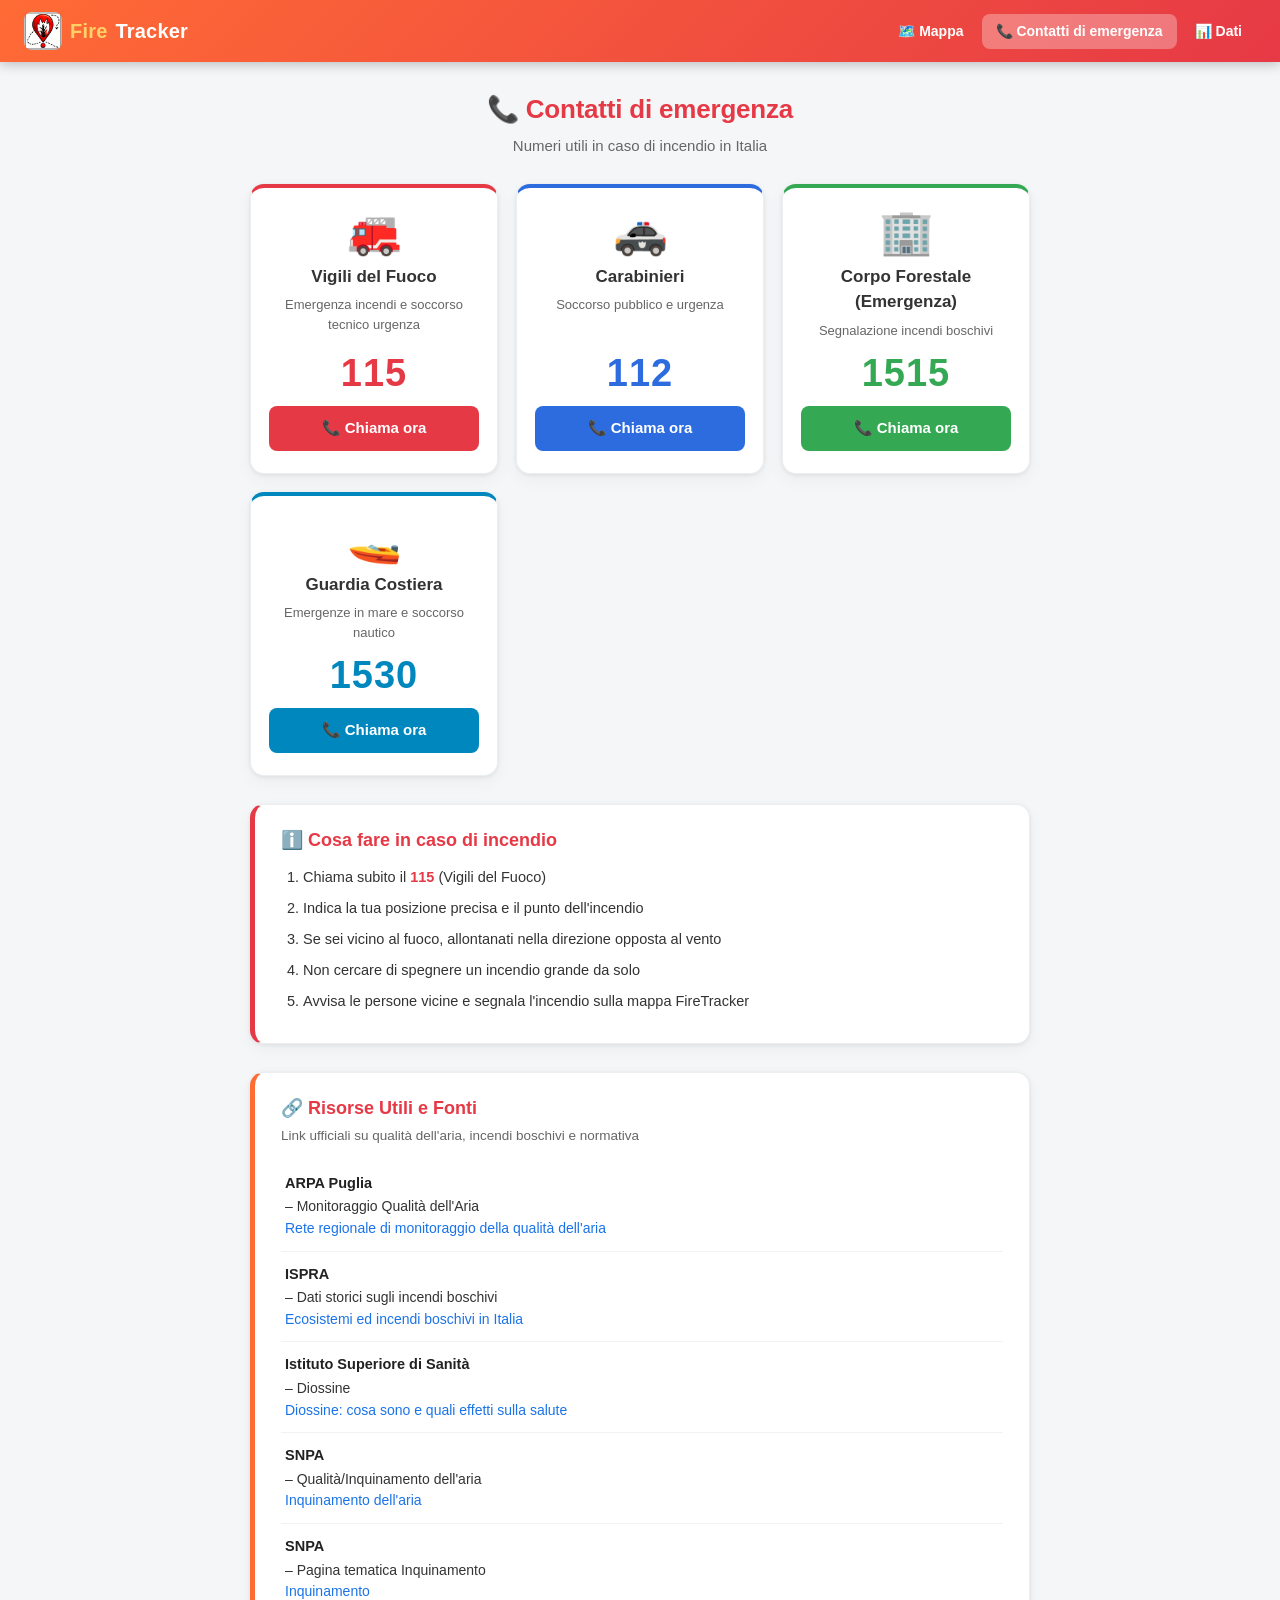
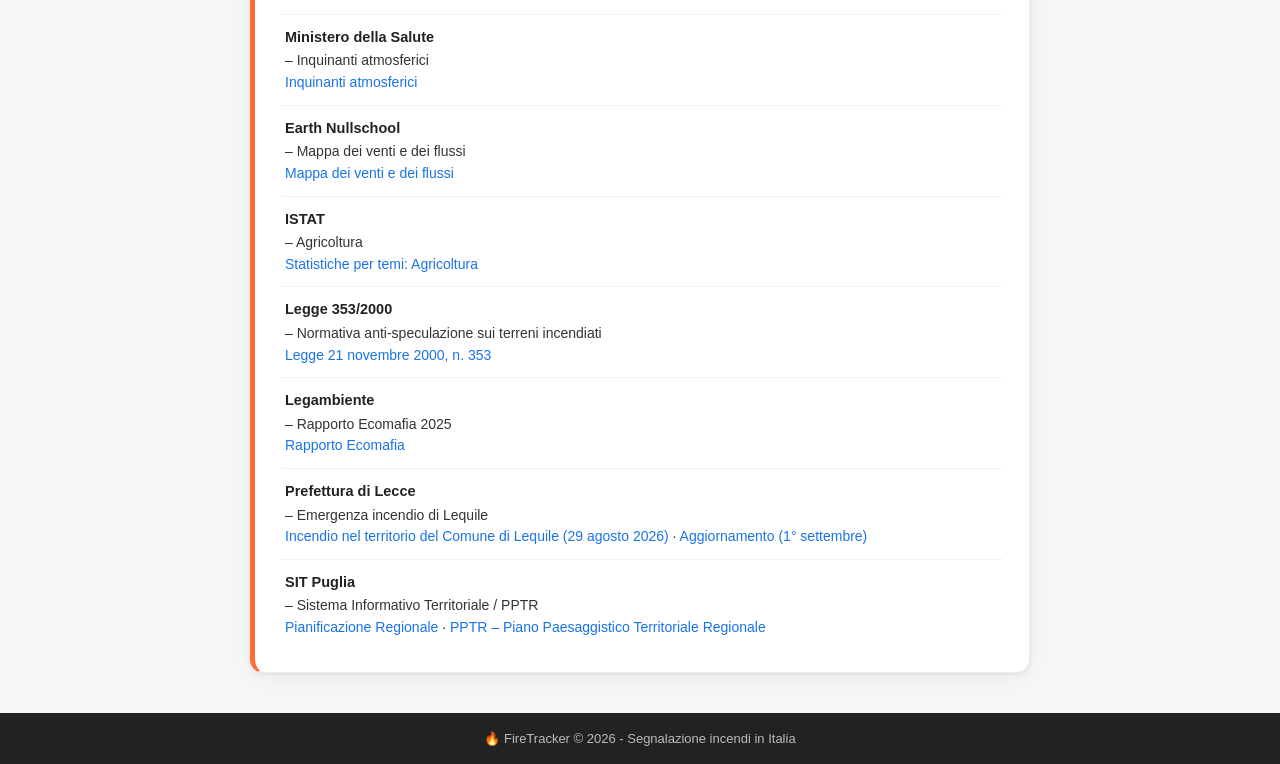
<file: contatti.html>
<!DOCTYPE html>
<html lang="it">
<head>
  <meta charset="UTF-8">
  <meta name="viewport" content="width=device-width, initial-scale=1.0">
  <title>Contatti - FireTracker</title>
  <link rel="icon" href="/img/favicon.png" />
  <link rel="manifest" href="/manifest.webmanifest" />
  <meta name="theme-color" content="#e63946" />
  <meta name="apple-mobile-web-app-capable" content="yes" />
  <meta name="apple-mobile-web-app-status-bar-style" content="black-translucent" />
  <meta name="apple-mobile-web-app-title" content="FireTracker" />
  <link rel="apple-touch-icon" href="/img/icon-192.png" />
  <link rel="stylesheet" href="/css/contacts.css" />
</head>
<body>
  <header>
    <a href="/" class="logo"><img src="/img/favicon.png" alt="FireTracker" class="logo-img" /> <span>Fire</span>Tracker</a>
    <nav>
      <a href="/">🗺️ Mappa</a>
      <a href="/contatti" class="active">📞 Contatti di emergenza</a>
      <a href="/dati">📊 Dati</a>
    </nav>
  </header>

  <main>
    <h1>📞 Contatti di emergenza</h1>
    <p class="subtitle">Numeri utili in caso di incendio in Italia</p>

    <section class="cards">
      <div class="card fire">
        <div class="icon">🚒</div>
        <h2>Vigili del Fuoco</h2>
        <p>Emergenza incendi e soccorso tecnico urgenza</p>
        <a class="num" href="tel:115">115</a>
        <a class="call-btn" href="tel:115">📞 Chiama ora</a>
      </div>

      <div class="card carabinieri">
        <div class="icon">🚓</div>
        <h2>Carabinieri</h2>
        <p>Soccorso pubblico e urgenza</p>
        <a class="num" href="tel:112">112</a>
        <a class="call-btn" href="tel:112">📞 Chiama ora</a>
      </div>

      <div class="card regionale">
        <div class="icon">🏢</div>
        <h2>Corpo Forestale (Emergenza)</h2>
        <p>Segnalazione incendi boschivi</p>
        <a class="num" href="tel:1515">1515</a>
        <a class="call-btn" href="tel:1515">📞 Chiama ora</a>
      </div>

      <div class="card costiera">
        <div class="icon">🚤</div>
        <h2>Guardia Costiera</h2>
        <p>Emergenze in mare e soccorso nautico</p>
        <a class="num" href="tel:1530">1530</a>
        <a class="call-btn" href="tel:1530">📞 Chiama ora</a>
      </div>
    </section>

    <section class="info">
      <h2>ℹ️ Cosa fare in caso di incendio</h2>
      <ol>
        <li>Chiama subito il <strong>115</strong> (Vigili del Fuoco)</li>
        <li>Indica la tua posizione precisa e il punto dell'incendio</li>
        <li>Se sei vicino al fuoco, allontanati nella direzione opposta al vento</li>
        <li>Non cercare di spegnere un incendio grande da solo</li>
        <li>Avvisa le persone vicine e segnala l'incendio sulla mappa FireTracker</li>
      </ol>
    </section>

    <section class="resources">
      <h2>🔗 Risorse Utili e Fonti</h2>
      <p class="subtitle">Link ufficiali su qualità dell'aria, incendi boschivi e normativa</p>
      <ul>
        <li><strong>ARPA Puglia</strong> – Monitoraggio Qualità dell'Aria<br><a href="https://www.arpa.puglia.it/pagina2806_rete-regionale-di-monitoraggio-della-qualit-dellaria.html" target="_blank" rel="noopener">Rete regionale di monitoraggio della qualità dell'aria</a></li>

        <li><strong>ISPRA</strong> – Dati storici sugli incendi boschivi<br><a href="https://www.isprambiente.gov.it/it/attivita/Crisi-Emergenze-ambientali-e-Danno/centro-operativo-per-la-sorveglianza-ambientale/ecosistemi-ed-incendi-boschivi-in-italia/inquadramento-del-problema" target="_blank" rel="noopener">Ecosistemi ed incendi boschivi in Italia</a></li>

        <li><strong>Istituto Superiore di Sanità</strong> – Diossine<br><a href="https://www.issalute.it/index.php/la-salute-dalla-a-alla-z-menu/d/diossine" target="_blank" rel="noopener">Diossine: cosa sono e quali effetti sulla salute</a></li>

        <li><strong>SNPA</strong> – Qualità/Inquinamento dell'aria<br><a href="https://www.snpambiente.it/temi/inquinamento/aria/" target="_blank" rel="noopener">Inquinamento dell'aria</a></li>

        <li><strong>SNPA</strong> – Pagina tematica Inquinamento<br><a href="https://www.snpambiente.it/temi/inquinamento/" target="_blank" rel="noopener">Inquinamento</a></li>

        <li><strong>Ministero della Salute</strong> – Inquinanti atmosferici<br><a href="https://www.salute.gov.it/portale/temi/p2_5.jsp?lingua=italiano&area=Inquinamento+atmosferico&menu=inquinanti" target="_blank" rel="noopener">Inquinanti atmosferici</a></li>

        <li><strong>Earth Nullschool</strong> – Mappa dei venti e dei flussi<br><a href="https://earth.nullschool.net/" target="_blank" rel="noopener">Mappa dei venti e dei flussi</a></li>

        <li><strong>ISTAT</strong> – Agricoltura<br><a href="https://www.istat.it/statistiche-per-temi/economia/agricoltura/" target="_blank" rel="noopener">Statistiche per temi: Agricoltura</a></li>

        <li><strong>Legge 353/2000</strong> – Normativa anti-speculazione sui terreni incendiati<br><a href="https://www.normattiva.it/uri-res/N2Ls?urn%3Anir%3Astato%3Alegge%3A2000-11-21%3B353" target="_blank" rel="noopener">Legge 21 novembre 2000, n. 353</a></li>

        <li><strong>Legambiente</strong> – Rapporto Ecomafia 2025<br><a href="https://noecomafia.legambiente.it/" target="_blank" rel="noopener">Rapporto Ecomafia</a></li>

        <li><strong>Prefettura di Lecce</strong> – Emergenza incendio di Lequile<br><a href="https://prefettura.interno.gov.it/it/prefetture/lecce/notizie/incendio-nel-territorio-comune-lequile-avvenuto-29-agosto-2026" target="_blank" rel="noopener">Incendio nel territorio del Comune di Lequile (29 agosto 2026)</a> · <a href="https://prefettura.interno.gov.it/it/prefetture/lecce/notizie/incendio-sviluppatosi-29-agosto-2026-lequile-aggiornamento" target="_blank" rel="noopener">Aggiornamento (1° settembre)</a></li>

        <li><strong>SIT Puglia</strong> – Sistema Informativo Territoriale / PPTR<br><a href="https://pugliacon.regione.puglia.it/web/sit-puglia-sit/pianificazione-regionale" target="_blank" rel="noopener">Pianificazione Regionale</a> · <a href="https://pugliacon.regione.puglia.it/web/sit-puglia-sit/pptr-piano-paesaggistico-territoriale-regionale" target="_blank" rel="noopener">PPTR – Piano Paesaggistico Territoriale Regionale</a></li>
      </ul>
    </section>
  </main>

  <footer>🔥 FireTracker &copy; <span id="year"></span> - Segnalazione incendi in Italia</footer>
  <script>document.getElementById('year').textContent = new Date().getFullYear();</script>
  <script>
    if ('serviceWorker' in navigator) {
      navigator.serviceWorker.register('/sw.js').catch(function() {});
    }
  </script>
</body>
</html>
</file>
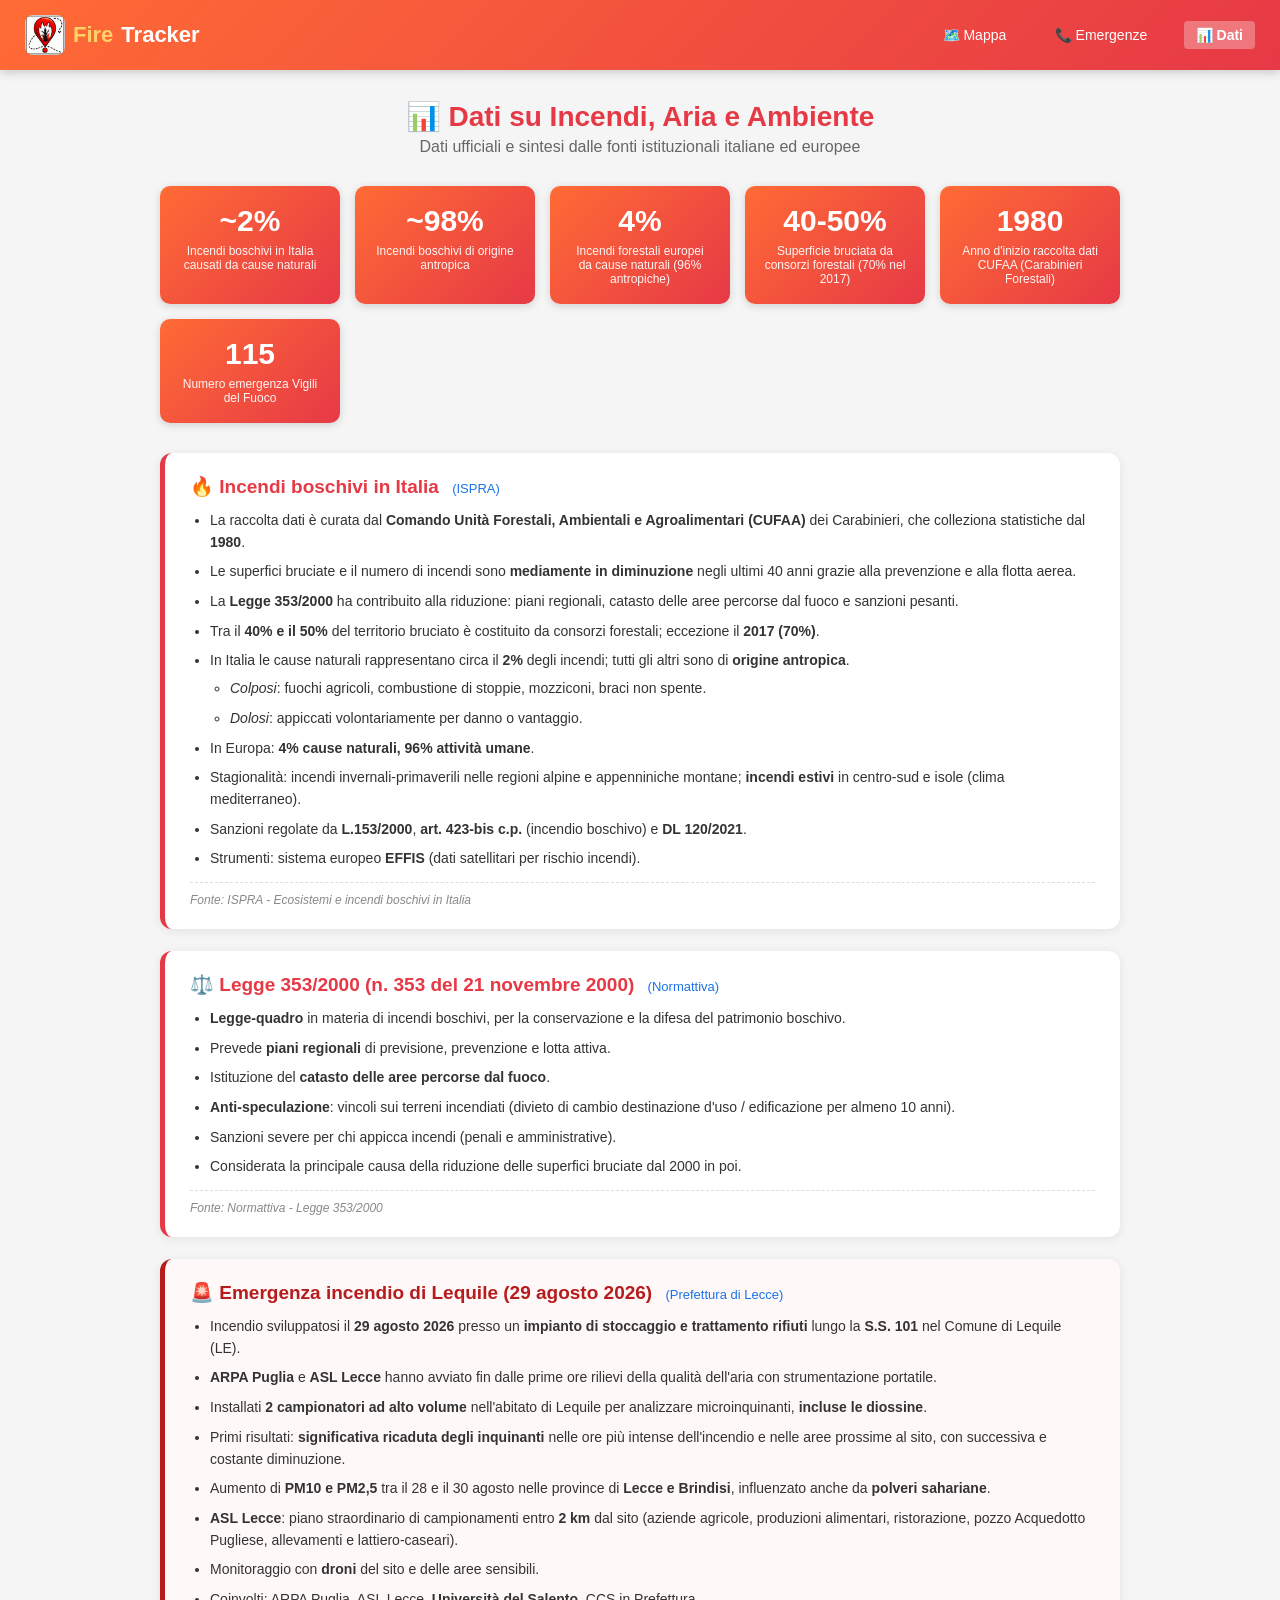
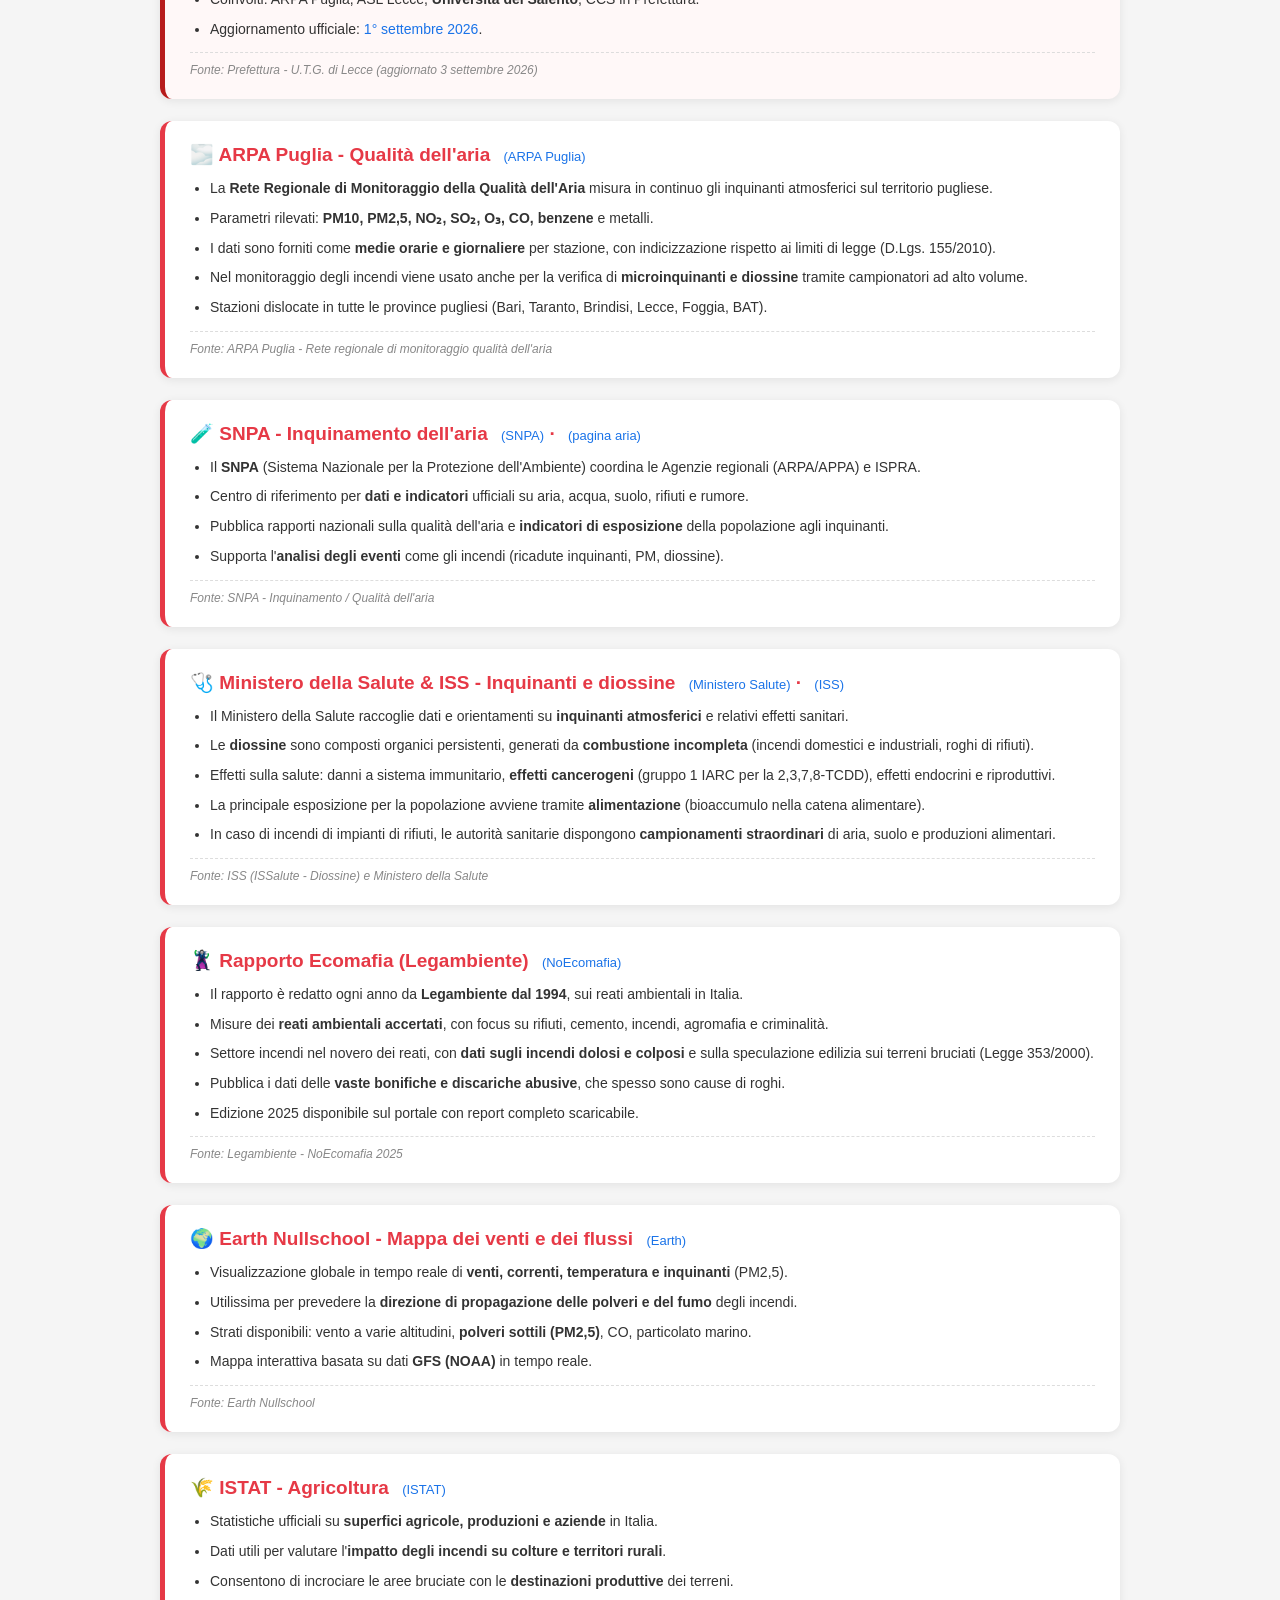
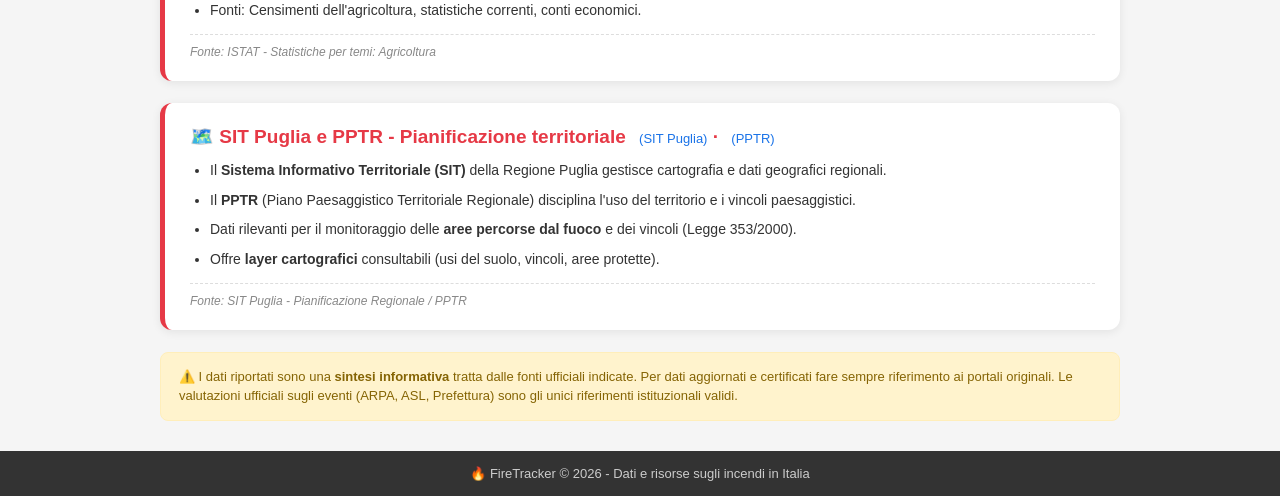
<file: dati.html>
<!DOCTYPE html>
<html lang="it">
<head>
  <meta charset="UTF-8">
  <meta name="viewport" content="width=device-width, initial-scale=1.0">
  <title>Dati e Risorse - FireTracker</title>
  <link rel="icon" href="/img/favicon.png" />
  <link rel="manifest" href="/manifest.webmanifest" />
  <meta name="theme-color" content="#e63946" />
  <meta name="apple-mobile-web-app-capable" content="yes" />
  <meta name="apple-mobile-web-app-status-bar-style" content="black-translucent" />
  <meta name="apple-mobile-web-app-title" content="FireTracker" />
  <link rel="apple-touch-icon" href="/img/icon-192.png" />
  <link rel="stylesheet" href="/css/dati.css" />
</head>
<body>
  <header>
    <a href="/" class="logo"><img src="/img/favicon.png" alt="FireTracker" class="logo-img" /> <span>Fire</span>Tracker</a>
    <nav>
      <a href="/">🗺️ Mappa</a>
      <a href="/contatti">📞 Emergenze</a>
      <a href="/dati" class="active">📊 Dati</a>
    </nav>
  </header>

  <main>
    <h1>📊 Dati su Incendi, Aria e Ambiente</h1>
    <p class="subtitle">Dati ufficiali e sintesi dalle fonti istituzionali italiane ed europee</p>

    <!-- KEY FIGURES -->
    <section class="kpi-grid">
      <div class="kpi">
        <div class="kpi-value">~2%</div>
        <div class="kpi-label">Incendi boschivi in Italia causati da cause naturali</div>
      </div>
      <div class="kpi">
        <div class="kpi-value">~98%</div>
        <div class="kpi-label">Incendi boschivi di origine antropica</div>
      </div>
      <div class="kpi">
        <div class="kpi-value">4%</div>
        <div class="kpi-label">Incendi forestali europei da cause naturali (96% antropiche)</div>
      </div>
      <div class="kpi">
        <div class="kpi-value">40-50%</div>
        <div class="kpi-label">Superficie bruciata da consorzi forestali (70% nel 2017)</div>
      </div>
      <div class="kpi">
        <div class="kpi-value">1980</div>
        <div class="kpi-label">Anno d'inizio raccolta dati CUFAA (Carabinieri Forestali)</div>
      </div>
      <div class="kpi">
        <div class="kpi-value">115</div>
        <div class="kpi-label">Numero emergenza Vigili del Fuoco</div>
      </div>
    </section>

    <!-- 1. ISPRA INCENDI -->
    <section class="data-block">
      <h2>🔥 Incendi boschivi in Italia <a class="src" href="https://www.isprambiente.gov.it/it/attivita/Crisi-Emergenze-ambientali-e-Danno/centro-operativo-per-la-sorveglianza-ambientale/ecosistemi-ed-incendi-boschivi-in-italia/inquadramento-del-problema" target="_blank" rel="noopener">(ISPRA)</a></h2>
      <ul>
        <li>La raccolta dati è curata dal <strong>Comando Unità Forestali, Ambientali e Agroalimentari (CUFAA)</strong> dei Carabinieri, che colleziona statistiche dal <strong>1980</strong>.</li>
        <li>Le superfici bruciate e il numero di incendi sono <strong>mediamente in diminuzione</strong> negli ultimi 40 anni grazie alla prevenzione e alla flotta aerea.</li>
        <li>La <strong>Legge 353/2000</strong> ha contribuito alla riduzione: piani regionali, catasto delle aree percorse dal fuoco e sanzioni pesanti.</li>
        <li>Tra il <strong>40% e il 50%</strong> del territorio bruciato è costituito da consorzi forestali; eccezione il <strong>2017 (70%)</strong>.</li>
        <li>In Italia le cause naturali rappresentano circa il <strong>2%</strong> degli incendi; tutti gli altri sono di <strong>origine antropica</strong>.
          <ul class="nested">
            <li><em>Colposi</em>: fuochi agricoli, combustione di stoppie, mozziconi, braci non spente.</li>
            <li><em>Dolosi</em>: appiccati volontariamente per danno o vantaggio.</li>
          </ul>
        </li>
        <li>In Europa: <strong>4% cause naturali, 96% attività umane</strong>.</li>
        <li>Stagionalità: incendi invernali-primaverili nelle regioni alpine e appenniniche montane; <strong>incendi estivi</strong> in centro-sud e isole (clima mediterraneo).</li>
        <li>Sanzioni regolate da <strong>L.153/2000</strong>, <strong>art. 423-bis c.p.</strong> (incendio boschivo) e <strong>DL 120/2021</strong>.</li>
        <li>Strumenti: sistema europeo <strong>EFFIS</strong> (dati satellitari per rischio incendi).</li>
      </ul>
      <div class="ref">Fonte: ISPRA - Ecosistemi e incendi boschivi in Italia</div>
    </section>

    <!-- 2. LEGHE 353/2000 -->
    <section class="data-block">
      <h2>⚖️ Legge 353/2000 (n. 353 del 21 novembre 2000) <a class="src" href="https://www.normattiva.it/uri-res/N2Ls?urn%3Anir%3Astato%3Alegge%3A2000-11-21%3B353" target="_blank" rel="noopener">(Normattiva)</a></h2>
      <ul>
        <li><strong>Legge-quadro</strong> in materia di incendi boschivi, per la conservazione e la difesa del patrimonio boschivo.</li>
        <li>Prevede <strong>piani regionali</strong> di previsione, prevenzione e lotta attiva.</li>
        <li>Istituzione del <strong>catasto delle aree percorse dal fuoco</strong>.</li>
        <li><strong>Anti-speculazione</strong>: vincoli sui terreni incendiati (divieto di cambio destinazione d'uso / edificazione per almeno 10 anni).</li>
        <li>Sanzioni severe per chi appicca incendi (penali e amministrative).</li>
        <li>Considerata la principale causa della riduzione delle superfici bruciate dal 2000 in poi.</li>
      </ul>
      <div class="ref">Fonte: Normattiva - Legge 353/2000</div>
    </section>

    <!-- 3. INCENDIO LEQUILE -->
    <section class="data-block alert">
      <h2>🚨 Emergenza incendio di Lequile (29 agosto 2026) <a class="src" href="https://prefettura.interno.gov.it/it/prefetture/lecce/notizie/incendio-nel-territorio-comune-lequile-avvenuto-29-agosto-2026" target="_blank" rel="noopener">(Prefettura di Lecce)</a></h2>
      <ul>
        <li>Incendio sviluppatosi il <strong>29 agosto 2026</strong> presso un <strong>impianto di stoccaggio e trattamento rifiuti</strong> lungo la <strong>S.S. 101</strong> nel Comune di Lequile (LE).</li>
        <li><strong>ARPA Puglia</strong> e <strong>ASL Lecce</strong> hanno avviato fin dalle prime ore rilievi della qualità dell'aria con strumentazione portatile.</li>
        <li>Installati <strong>2 campionatori ad alto volume</strong> nell'abitato di Lequile per analizzare microinquinanti, <strong>incluse le diossine</strong>.</li>
        <li>Primi risultati: <strong>significativa ricaduta degli inquinanti</strong> nelle ore più intense dell'incendio e nelle aree prossime al sito, con successiva e costante diminuzione.</li>
        <li>Aumento di <strong>PM10 e PM2,5</strong> tra il 28 e il 30 agosto nelle province di <strong>Lecce e Brindisi</strong>, influenzato anche da <strong>polveri sahariane</strong>.</li>
        <li><strong>ASL Lecce</strong>: piano straordinario di campionamenti entro <strong>2 km</strong> dal sito (aziende agricole, produzioni alimentari, ristorazione, pozzo Acquedotto Pugliese, allevamenti e lattiero-caseari).</li>
        <li>Monitoraggio con <strong>droni</strong> del sito e delle aree sensibili.</li>
        <li>Coinvolti: ARPA Puglia, ASL Lecce, <strong>Università del Salento</strong>, CCS in Prefettura.</li>
        <li>Aggiornamento ufficiale: <a href="https://prefettura.interno.gov.it/it/prefetture/lecce/notizie/incendio-sviluppatosi-29-agosto-2026-lequile-aggiornamento" target="_blank" rel="noopener">1° settembre 2026</a>.</li>
      </ul>
      <div class="ref">Fonte: Prefettura - U.T.G. di Lecce (aggiornato 3 settembre 2026)</div>
    </section>

    <!-- 4. ARPA PUGLIA -->
    <section class="data-block">
      <h2>🌫️ ARPA Puglia - Qualità dell'aria <a class="src" href="https://www.arpa.puglia.it/pagina2806_rete-regionale-di-monitoraggio-della-qualit-dellaria.html" target="_blank" rel="noopener">(ARPA Puglia)</a></h2>
      <ul>
        <li>La <strong>Rete Regionale di Monitoraggio della Qualità dell'Aria</strong> misura in continuo gli inquinanti atmosferici sul territorio pugliese.</li>
        <li>Parametri rilevati: <strong>PM10, PM2,5, NO₂, SO₂, O₃, CO, benzene</strong> e metalli.</li>
        <li>I dati sono forniti come <strong>medie orarie e giornaliere</strong> per stazione, con indicizzazione rispetto ai limiti di legge (D.Lgs. 155/2010).</li>
        <li>Nel monitoraggio degli incendi viene usato anche per la verifica di <strong>microinquinanti e diossine</strong> tramite campionatori ad alto volume.</li>
        <li>Stazioni dislocate in tutte le province pugliesi (Bari, Taranto, Brindisi, Lecce, Foggia, BAT).</li>
      </ul>
      <div class="ref">Fonte: ARPA Puglia - Rete regionale di monitoraggio qualità dell'aria</div>
    </section>

    <!-- 5. SNPA -->
    <section class="data-block">
      <h2>🧪 SNPA - Inquinamento dell'aria <a class="src" href="https://www.snpambiente.it/temi/inquinamento/" target="_blank" rel="noopener">(SNPA)</a> · <a class="src" href="https://www.snpambiente.it/temi/inquinamento/aria/" target="_blank" rel="noopener">(pagina aria)</a></h2>
      <ul>
        <li>Il <strong>SNPA</strong> (Sistema Nazionale per la Protezione dell'Ambiente) coordina le Agenzie regionali (ARPA/APPA) e ISPRA.</li>
        <li>Centro di riferimento per <strong>dati e indicatori</strong> ufficiali su aria, acqua, suolo, rifiuti e rumore.</li>
        <li>Pubblica rapporti nazionali sulla qualità dell'aria e <strong>indicatori di esposizione</strong> della popolazione agli inquinanti.</li>
        <li>Supporta l'<strong>analisi degli eventi</strong> come gli incendi (ricadute inquinanti, PM, diossine).</li>
      </ul>
      <div class="ref">Fonte: SNPA - Inquinamento / Qualità dell'aria</div>
    </section>

    <!-- 6. MINISTERO SALUTE / ISS -->
    <section class="data-block">
      <h2>🩺 Ministero della Salute & ISS - Inquinanti e diossine <a class="src" href="https://www.salute.gov.it/portale/temi/p2_5.jsp?lingua=italiano&area=Inquinamento+atmosferico&menu=inquinanti" target="_blank" rel="noopener">(Ministero Salute)</a> · <a class="src" href="https://www.issalute.it/index.php/la-salute-dalla-a-alla-z-menu/d/diossine" target="_blank" rel="noopener">(ISS)</a></h2>
      <ul>
        <li>Il Ministero della Salute raccoglie dati e orientamenti su <strong>inquinanti atmosferici</strong> e relativi effetti sanitari.</li>
        <li>Le <strong>diossine</strong> sono composti organici persistenti, generati da <strong>combustione incompleta</strong> (incendi domestici e industriali, roghi di rifiuti).</li>
        <li>Effetti sulla salute: danni a sistema immunitario, <strong>effetti cancerogeni</strong> (gruppo 1 IARC per la 2,3,7,8-TCDD), effetti endocrini e riproduttivi.</li>
        <li>La principale esposizione per la popolazione avviene tramite <strong>alimentazione</strong> (bioaccumulo nella catena alimentare).</li>
        <li>In caso di incendi di impianti di rifiuti, le autorità sanitarie dispongono <strong>campionamenti straordinari</strong> di aria, suolo e produzioni alimentari.</li>
      </ul>
      <div class="ref">Fonte: ISS (ISSalute - Diossine) e Ministero della Salute</div>
    </section>

    <!-- 7. ECOMPAFIA -->
    <section class="data-block">
      <h2>🦹 Rapporto Ecomafia (Legambiente) <a class="src" href="https://noecomafia.legambiente.it/" target="_blank" rel="noopener">(NoEcomafia)</a></h2>
      <ul>
        <li>Il rapporto è redatto ogni anno da <strong>Legambiente dal 1994</strong>, sui reati ambientali in Italia.</li>
        <li>Misure dei <strong>reati ambientali accertati</strong>, con focus su rifiuti, cemento, incendi, agromafia e criminalità.</li>
        <li>Settore incendi nel novero dei reati, con <strong>dati sugli incendi dolosi e colposi</strong> e sulla speculazione edilizia sui terreni bruciati (Legge 353/2000).</li>
        <li>Pubblica i dati delle <strong>vaste bonifiche e discariche abusive</strong>, che spesso sono cause di roghi.</li>
        <li>Edizione 2025 disponibile sul portale con report completo scaricabile.</li>
      </ul>
      <div class="ref">Fonte: Legambiente - NoEcomafia 2025</div>
    </section>

    <!-- 8. EARTH NULLSCHOOL -->
    <section class="data-block">
      <h2>🌍 Earth Nullschool - Mappa dei venti e dei flussi <a class="src" href="https://earth.nullschool.net/" target="_blank" rel="noopener">(Earth)</a></h2>
      <ul>
        <li>Visualizzazione globale in tempo reale di <strong>venti, correnti, temperatura e inquinanti</strong> (PM2,5).</li>
        <li>Utilissima per prevedere la <strong>direzione di propagazione delle polveri e del fumo</strong> degli incendi.</li>
        <li>Strati disponibili: vento a varie altitudini, <strong>polveri sottili (PM2,5)</strong>, CO, particolato marino.</li>
        <li>Mappa interattiva basata su dati <strong>GFS (NOAA)</strong> in tempo reale.</li>
      </ul>
      <div class="ref">Fonte: Earth Nullschool</div>
    </section>

    <!-- 9. ISTAT -->
    <section class="data-block">
      <h2>🌾 ISTAT - Agricoltura <a class="src" href="https://www.istat.it/statistiche-per-temi/economia/agricoltura/" target="_blank" rel="noopener">(ISTAT)</a></h2>
      <ul>
        <li>Statistiche ufficiali su <strong>superfici agricole, produzioni e aziende</strong> in Italia.</li>
        <li>Dati utili per valutare l'<strong>impatto degli incendi su colture e territori rurali</strong>.</li>
        <li>Consentono di incrociare le aree bruciate con le <strong>destinazioni produttive</strong> dei terreni.</li>
        <li>Fonti: Censimenti dell'agricoltura, statistiche correnti, conti economici.</li>
      </ul>
      <div class="ref">Fonte: ISTAT - Statistiche per temi: Agricoltura</div>
    </section>

    <!-- 10. SIT PUGLIA / PPTR -->
    <section class="data-block">
      <h2>🗺️ SIT Puglia e PPTR - Pianificazione territoriale <a class="src" href="https://pugliacon.regione.puglia.it/web/sit-puglia-sit/pianificazione-regionale" target="_blank" rel="noopener">(SIT Puglia)</a> · <a class="src" href="https://pugliacon.regione.puglia.it/web/sit-puglia-sit/pptr-piano-paesaggistico-territoriale-regionale" target="_blank" rel="noopener">(PPTR)</a></h2>
      <ul>
        <li>Il <strong>Sistema Informativo Territoriale (SIT)</strong> della Regione Puglia gestisce cartografia e dati geografici regionali.</li>
        <li>Il <strong>PPTR</strong> (Piano Paesaggistico Territoriale Regionale) disciplina l'uso del territorio e i vincoli paesaggistici.</li>
        <li>Dati rilevanti per il monitoraggio delle <strong>aree percorse dal fuoco</strong> e dei vincoli (Legge 353/2000).</li>
        <li>Offre <strong>layer cartografici</strong> consultabili (usi del suolo, vincoli, aree protette).</li>
      </ul>
      <div class="ref">Fonte: SIT Puglia - Pianificazione Regionale / PPTR</div>
    </section>

    <section class="disclaimer">
      ⚠️ I dati riportati sono una <strong>sintesi informativa</strong> tratta dalle fonti ufficiali indicate. Per dati aggiornati e certificati fare sempre riferimento ai portali originali. Le valutazioni ufficiali sugli eventi (ARPA, ASL, Prefettura) sono gli unici riferimenti istituzionali validi.
    </section>
  </main>

  <footer>🔥 FireTracker &copy; <span id="year"></span> - Dati e risorse sugli incendi in Italia</footer>
  <script>document.getElementById('year').textContent = new Date().getFullYear();</script>
  <script>
    if ('serviceWorker' in navigator) {
      navigator.serviceWorker.register('/sw.js').catch(function() {});
    }
  </script>
</body>
</html>
</file>
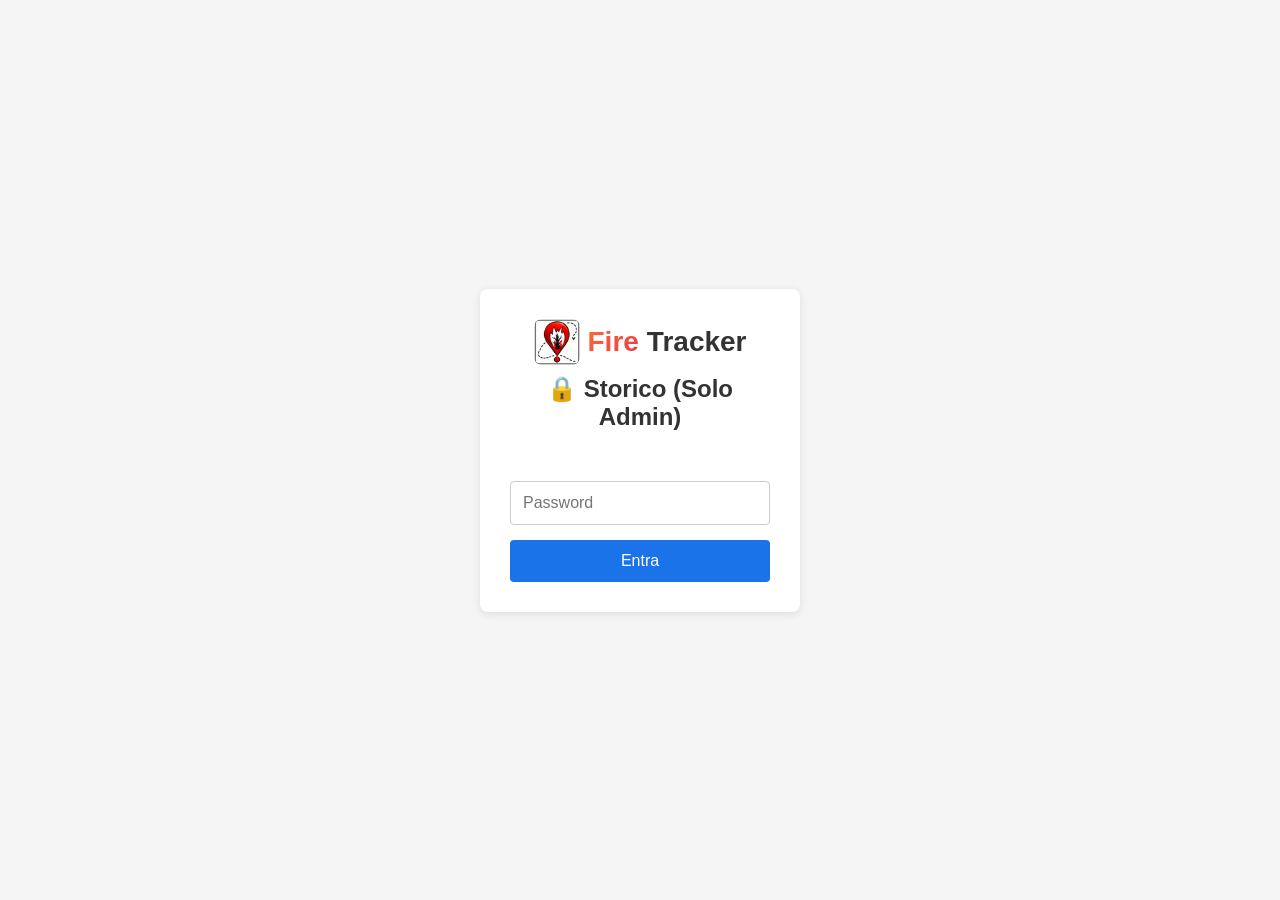
<file: history.html>
<!DOCTYPE html>
<html lang="it">
<head>
  <meta charset="UTF-8">
  <meta name="viewport" content="width=device-width, initial-scale=1.0">
  <title>Storico - FireTracker</title>
  <link rel="icon" href="/img/favicon.png" />
  <link rel="manifest" href="/manifest.webmanifest" />
  <meta name="theme-color" content="#e63946" />
  <meta name="apple-mobile-web-app-capable" content="yes" />
  <meta name="apple-mobile-web-app-status-bar-style" content="black-translucent" />
  <meta name="apple-mobile-web-app-title" content="FireTracker" />
  <link rel="apple-touch-icon" href="/img/icon-192.png" />
  <link rel="stylesheet" href="/css/history.css" />
</head>
<body>
  <!-- LOGIN -->
  <div id="loginScreen">
    <div class="login-form">
      <div class="admin-logo"><img src="/img/favicon.png" alt="FireTracker" class="admin-logo-img" /> <span>Fire</span>Tracker</div>
      <h2>🔒 Storico (Solo Admin)</h2>
      <div class="error-msg" id="loginError"></div>
      <input type="password" id="passwordInput" placeholder="Password" />
      <button id="loginBtn">Entra</button>
    </div>
  </div>

  <header>
    <a href="/admin" class="logo"><img src="/img/favicon.png" alt="FireTracker" class="logo-img" /> <span>Fire</span>Tracker</a>
    <nav>
      <a href="/admin">Admin</a>
      <a href="/history" class="active">Storico</a>
      <a href="/">Mappa</a>
    </nav>
  </header>

  <main>
    <h1>🔥 Storico incendi e aree</h1>
    <p class="subtitle">Tutte le segnalazioni, gli incendi ufficiali e le aree — incluse quelle eliminate</p>

    <div id="historyContent">
      <p class="loading">Caricamento...</p>
    </div>

    <button class="logout-btn" id="logoutBtn">🚪 Esci</button>
  </main>

  <footer>🔥 FireTracker &copy; <span id="year"></span> - Storico riservato</footer>

  <!-- CONFERMA ELIMINAZIONE (no native confirm: bloccato su PWA/mobile) -->
  <div id="confirmModal" class="confirm-modal">
    <div class="confirm-box">
      <p id="confirmText">Eliminare definitivamente questa voce?</p>
      <p class="confirm-warn">Verrà rimossa anche dalla mappa e dall'admin.</p>
      <div class="confirm-actions">
        <button class="btn-annulla" id="confirmNo">Annulla</button>
        <button class="btn-elimina" id="confirmYes">🗑️ Elimina</button>
      </div>
    </div>
  </div>

  <script>document.getElementById('year').textContent = new Date().getFullYear();</script>
  <script src="/js/history.js"></script>
  <script>
    if ('serviceWorker' in navigator) {
      navigator.serviceWorker.register('/sw.js').catch(function() {});
    }
  </script>
</body>
</html>
</file>
<file: css/contacts.css>
* { margin: 0; padding: 0; box-sizing: border-box; }
body {
  font-family: -apple-system, BlinkMacSystemFont, "Segoe UI", Roboto, Arial, sans-serif;
  background: #f4f6f8; color: #333;
  min-height: 100vh; display: flex; flex-direction: column;
  line-height: 1.5;
}

header {
  position: sticky; top: 0; z-index: 100;
  background: linear-gradient(135deg, #ff6b35, #e63946);
  color: white; padding: 12px 24px;
  display: flex; justify-content: space-between; align-items: center;
  box-shadow: 0 2px 12px rgba(0,0,0,0.25);
}
.logo {
  color: white; text-decoration: none; font-size: 20px; font-weight: 800;
  display: flex; align-items: center; gap: 8px; letter-spacing: 0.2px;
}
.logo-img { width: 38px; height: 38px; border-radius: 8px; }
.logo span { color: #ffd166; }
nav { display: flex; align-items: center; gap: 4px; }
nav a {
  color: white; text-decoration: none;
  padding: 7px 14px; border-radius: 8px; font-size: 14px; font-weight: 600;
  white-space: nowrap; transition: background 0.2s, transform 0.2s;
}
nav a:hover { background: rgba(255,255,255,0.2); }
nav a.active { background: rgba(255,255,255,0.3); font-weight: 700; }

main { flex: 1; width: 100%; max-width: 820px; margin: 0 auto; padding: 28px 20px 40px; }
h1 {
  text-align: center; font-size: 26px; margin-bottom: 6px; color: #e63946;
  font-weight: 800; letter-spacing: -0.2px;
}
.subtitle { text-align: center; color: #666; margin-bottom: 26px; font-size: 15px; }

/* Card emergenza */
.cards {
  display: grid; grid-template-columns: repeat(auto-fit, minmax(220px, 1fr));
  gap: 18px; margin-bottom: 28px;
}
.card {
  background: #fff; border-radius: 14px; padding: 22px 18px;
  text-align: center;
  box-shadow: 0 1px 4px rgba(0,0,0,0.08), 0 6px 18px rgba(0,0,0,0.04);
  border: 1px solid #eceff1;
  border-top: 4px solid #ccc;
  display: flex; flex-direction: column;
  transition: transform 0.15s ease, box-shadow 0.15s ease;
}
.card:hover { transform: translateY(-2px); box-shadow: 0 4px 10px rgba(0,0,0,0.10), 0 12px 24px rgba(0,0,0,0.06); }
.card.fire { border-top-color: #e63946; }
.card.carabinieri { border-top-color: #2d6cdf; }
.card.regionale { border-top-color: #34a853; }
.card.costiera { border-top-color: #0087bd; }
.card .icon { font-size: 44px; line-height: 1; margin-bottom: 10px; }
.card h2 { font-size: 17px; font-weight: 700; margin-bottom: 6px; }
.card p { font-size: 13px; color: #666; margin-bottom: 14px; flex: 1; }
.card .num {
  display: block; font-size: 38px; font-weight: 800; line-height: 1;
  color: #e63946; text-decoration: none; margin-bottom: 14px; letter-spacing: 1px;
}
.card.carabinieri .num { color: #2d6cdf; }
.card.regionale .num { color: #34a853; }
.card.costiera .num { color: #0087bd; }
.call-btn {
  display: block; width: 100%; padding: 11px; border-radius: 8px;
  background: #e63946; color: white; text-decoration: none;
  font-size: 15px; font-weight: 700; transition: background 0.2s, filter 0.2s;
}
.call-btn:hover { background: #c12c38; filter: brightness(0.97); }
.card.carabinieri .call-btn { background: #2d6cdf; }
.card.carabinieri .call-btn:hover { background: #1f55b8; }
.card.regionale .call-btn { background: #34a853; }
.card.regionale .call-btn:hover { background: #2d8f47; }
.card.costiera .call-btn { background: #0087bd; }
.card.costiera .call-btn:hover { background: #006d9b; }

/* Cosa fare */
.info {
  background: #fff; border-radius: 14px; padding: 22px 26px;
  box-shadow: 0 1px 4px rgba(0,0,0,0.08), 0 6px 18px rgba(0,0,0,0.04);
  border: 1px solid #eceff1; border-left: 5px solid #e63946;
  margin-bottom: 28px;
}
.info h2 { margin-bottom: 12px; color: #e63946; font-size: 18px; font-weight: 700; }
.info ol { padding-left: 22px; }
.info li { margin-bottom: 8px; font-size: 14.5px; line-height: 1.6; }
.info strong { color: #e63946; }

/* Risorse */
.resources {
  background: #fff; border-radius: 14px; padding: 22px 26px;
  box-shadow: 0 1px 4px rgba(0,0,0,0.08), 0 6px 18px rgba(0,0,0,0.04);
  border: 1px solid #eceff1; border-left: 5px solid #ff6b35;
}
.resources h2 { margin-bottom: 4px; color: #e63946; font-size: 18px; font-weight: 700; }
.resources .subtitle { text-align: left; margin-bottom: 14px; font-size: 13.5px; }
.resources ul { list-style: none; padding: 0; }
.resources li {
  padding: 11px 4px; border-bottom: 1px solid #f0f2f4;
  font-size: 14px; line-height: 1.55;
}
.resources li:last-child { border-bottom: none; }
.resources li strong { color: #222; display: block; margin-bottom: 2px; font-size: 14.5px; }
.resources a {
  color: #1a73e8; text-decoration: none; word-break: break-word;
}
.resources a:hover { text-decoration: underline; }

footer {
  background: #222; color: #bbb; text-align: center;
  padding: 16px; font-size: 13px;
}

/* ==== MOBILE ==== */
@media (max-width: 640px) {
  header { flex-direction: column; gap: 10px; padding: 12px 12px; }
  nav { flex-wrap: wrap; justify-content: center; }
  nav a { font-size: 13px; padding: 6px 10px; }
  main { padding: 20px 14px 32px; }
  h1 { font-size: 22px; }
  .num { font-size: 34px !important; }
  .info, .resources { padding: 18px; }
}
</file>
<file: css/dati.css>
* { margin: 0; padding: 0; box-sizing: border-box; }
body {
  font-family: Arial, sans-serif;
  background: #f5f5f5; color: #333;
  min-height: 100vh; display: flex; flex-direction: column;
}

header {
  background: linear-gradient(135deg, #ff6b35, #e63946);
  color: white; padding: 15px 25px;
  display: flex; justify-content: space-between; align-items: center;
  box-shadow: 0 2px 10px rgba(0,0,0,0.2);
}
.logo { color: white; text-decoration: none; font-size: 22px; font-weight: bold; display: flex; align-items: center; gap: 8px; }
.logo-img { width: 40px; height: 40px; border-radius: 8px; }
.logo span { color: #ffd166; }
nav a {
  color: white; text-decoration: none; margin-left: 20px;
  padding: 6px 12px; border-radius: 4px; font-size: 14px;
}
nav a:hover { background: rgba(255,255,255,0.2); }
nav a.active { background: rgba(255,255,255,0.3); font-weight: bold; }

main { flex: 1; max-width: 1000px; width: 100%; margin: 0 auto; padding: 30px 20px; }
h1 { text-align: center; font-size: 28px; margin-bottom: 5px; color: #e63946; }
.subtitle { text-align: center; color: #666; margin-bottom: 30px; }

/* KPI */
.kpi-grid {
  display: grid; grid-template-columns: repeat(auto-fit, minmax(150px, 1fr));
  gap: 15px; margin-bottom: 30px;
}
.kpi {
  background: linear-gradient(135deg, #ff6b35, #e63946);
  color: white; border-radius: 10px; padding: 18px;
  text-align: center; box-shadow: 0 2px 8px rgba(0,0,0,0.15);
}
.kpi-value { font-size: 30px; font-weight: bold; margin-bottom: 6px; }
.kpi-label { font-size: 12px; opacity: 0.95; }

/* Data blocks */
.data-block {
  background: #fff; border-radius: 12px; padding: 22px 25px;
  box-shadow: 0 2px 10px rgba(0,0,0,0.08);
  margin-bottom: 22px; border-left: 5px solid #e63946;
}
.data-block.alert { border-left-color: #b71c1c; background: #fff8f8; }
.data-block h2 { font-size: 19px; margin-bottom: 12px; color: #e63946; }
.data-block.alert h2 { color: #b71c1c; }
.data-block ul { list-style: disc; padding-left: 20px; }
.data-block li { margin-bottom: 8px; font-size: 14px; line-height: 1.55; }
.data-block li strong { color: #333; }
.data-block ul.nested { margin-top: 6px; list-style: circle; }
.data-block a { color: #1a73e8; text-decoration: none; word-break: break-word; }
.data-block a:hover { text-decoration: underline; }
.src { font-size: 13px; margin-left: 8px; font-weight: normal; }
.ref {
  margin-top: 12px; padding-top: 10px; border-top: 1px dashed #ddd;
  font-size: 12px; color: #888; font-style: italic;
}

.disclaimer {
  background: #fff3cd; border: 1px solid #ffeeba; color: #856404;
  border-radius: 8px; padding: 14px 18px; font-size: 13px; line-height: 1.5;
  margin-top: 10px;
}

footer {
  background: #333; color: #ccc; text-align: center;
  padding: 15px; font-size: 13px;
}

/* ==== MOBILE ==== */
@media (max-width: 600px) {
  header { flex-direction: column; gap: 10px; padding: 12px 15px; }
  nav a { margin: 0 5px; }
  .kpi-grid { grid-template-columns: repeat(2, 1fr); }
  .kpi-value { font-size: 22px; }
}
</file>
<file: css/history.css>
* { margin: 0; padding: 0; box-sizing: border-box; }
body {
  font-family: Arial, sans-serif; background: #f5f5f5; color: #333;
  min-height: 100vh; display: flex; flex-direction: column;
}

/* ==== LOGIN ==== */
#loginScreen {
  position: fixed; inset: 0; z-index: 2000;
  background: #f5f5f5;
  display: flex; align-items: center; justify-content: center;
}
.login-form {
  background: #fff; padding: 30px; border-radius: 8px;
  box-shadow: 0 2px 10px rgba(0,0,0,0.1);
  text-align: center; width: 320px;
}
.admin-logo {
  font-size: 28px; font-weight: bold; margin-bottom: 10px;
  display: flex; align-items: center; justify-content: center; gap: 8px;
}
.admin-logo-img { width: 46px; height: 46px; border-radius: 8px; }
.admin-logo span {
  background: linear-gradient(135deg, #ff6b35, #e63946);
  -webkit-background-clip: text; -webkit-text-fill-color: transparent;
}
.login-form h2 { margin-bottom: 20px; color: #333; }
.login-form input {
  width: 100%; padding: 12px; margin-bottom: 15px;
  border: 1px solid #ccc; border-radius: 4px; font-size: 16px;
}
.login-form button {
  width: 100%; padding: 12px;
  background: #1a73e8; color: white; border: 0;
  border-radius: 4px; font-size: 16px; cursor: pointer;
}
.login-form button:hover { background: #1765cc; }
.error-msg { color: #d93025; margin-bottom: 10px; min-height: 20px; }

header {
  background: linear-gradient(135deg, #ff6b35, #e63946);
  color: white; padding: 12px 25px;
  display: flex; justify-content: space-between; align-items: center;
  box-shadow: 0 2px 10px rgba(0,0,0,0.2);
}
.logo { color: white; text-decoration: none; font-size: 20px; font-weight: bold; display: flex; align-items: center; gap: 8px; }
.logo-img { width: 36px; height: 36px; border-radius: 8px; }
.logo span { color: #ffd166; }
nav a {
  color: white; text-decoration: none; margin-left: 18px;
  padding: 6px 12px; border-radius: 4px; font-size: 14px;
}
nav a:hover { background: rgba(255,255,255,0.2); }
nav a.active { background: rgba(255,255,255,0.3); font-weight: bold; }

main { flex: 1; max-width: 1000px; width: 100%; margin: 0 auto; padding: 25px 20px; }
h1 { text-align: center; font-size: 26px; color: #e63946; margin-bottom: 5px; }
.subtitle { text-align: center; color: #666; margin-bottom: 25px; }
.loading { text-align: center; color: #888; padding: 30px; }

.section { margin-bottom: 30px; }
.section h2 {
  font-size: 18px; margin-bottom: 12px; color: #333;
  display: flex; align-items: center; gap: 8px;
  border-bottom: 2px solid #eee; padding-bottom: 8px;
}
.section h2 .count {
  background: #e63946; color: white; border-radius: 10px;
  font-size: 12px; padding: 2px 9px;
}

.card {
  background: #fff; border-radius: 10px; padding: 14px 16px;
  box-shadow: 0 1px 6px rgba(0,0,0,0.08); margin-bottom: 12px;
  border-left: 5px solid #e63946;
}
.card.event-card { border-left-color: #f9a825; background: #fffde7; }
.card.shape-card { border-left-color: #1a73e8; }
.card.deleted-card { border-left-color: #999; opacity: 0.92; }
.card.deleted-card .del-note { color: #d93025; font-size: 11px; font-weight: normal; }
.card.estinto-card { border-left-color: #34a853; }
.card.estinto-card .del-note { color: #1e8e3e; font-size: 11px; font-weight: normal; }
.badge-estinto { background: #e6f4ea; color: #1e8e3e; }

.card-head { display: flex; align-items: center; justify-content: space-between; gap: 10px; flex-wrap: wrap; }
.card-actions { display: flex; align-items: center; gap: 8px; }
.card-title { font-weight: bold; font-size: 15px; }
.card-time { font-size: 12px; color: #888; }
.del-btn {
  background: #fdecea; color: #c62828; border: 1px solid #e0b9b4;
  border-radius: 6px; padding: 5px 8px; font-size: 14px; cursor: pointer;
}
.del-btn:hover { background: #c62828; color: #fff; }
.card-body { margin-top: 8px; font-size: 13px; color: #555; line-height: 1.5; }
.card-body .desc { color: #333; }
.badge {
  display: inline-block; border-radius: 10px; padding: 2px 10px;
  font-size: 11px; font-weight: bold; text-transform: uppercase;
}
.badge.incendio { background: #fdecea; color: #c62828; }
.badge.segnalazione { background: #fff8e1; color: #f9a825; }
.badge.area { background: #e8f0fe; color: #1a73e8; }

.logout-btn {
  display: block; margin: 20px auto 0; padding: 12px 30px;
  background: #d93025; color: white; border: 0; border-radius: 6px;
  font-size: 15px; cursor: pointer;
}
.logout-btn:hover { background: #b9261f; }

footer {
  background: #333; color: #ccc; text-align: center;
  padding: 15px; font-size: 13px;
}

/* ==== MODALE CONFERMA (funziona su PWA/mobile, no confirm() nativo) ==== */
.confirm-modal {
  position: fixed; inset: 0; z-index: 3000;
  background: rgba(0,0,0,0.55);
  display: none; align-items: center; justify-content: center;
  padding: 20px;
}
.confirm-box {
  background: #fff; border-radius: 10px; padding: 22px 24px;
  max-width: 380px; width: 100%; text-align: center;
  box-shadow: 0 8px 30px rgba(0,0,0,0.3);
}
.confirm-box p { margin-bottom: 6px; font-size: 15px; color: #333; }
.confirm-box .confirm-warn { color: #888; font-size: 12px; }
.confirm-actions { display: flex; gap: 10px; margin-top: 18px; }
.confirm-actions button {
  flex: 1; padding: 12px; border: 0; border-radius: 6px;
  font-size: 15px; cursor: pointer;
}
.btn-annulla { background: #e0e0e0; color: #333; }
.btn-annulla:hover { background: #cfcfcf; }
.btn-elimina { background: #d93025; color: #fff; }
.btn-elimina:hover { background: #b9261f; }

/* ==== MOBILE ==== */
@media (max-width: 600px) {
  header { flex-direction: column; gap: 8px; padding: 10px 15px; }
  nav a { margin: 0 5px; }
  .login-form { width: 90%; max-width: 320px; }
  .card-head { flex-direction: column; align-items: flex-start; }
}
</file>
